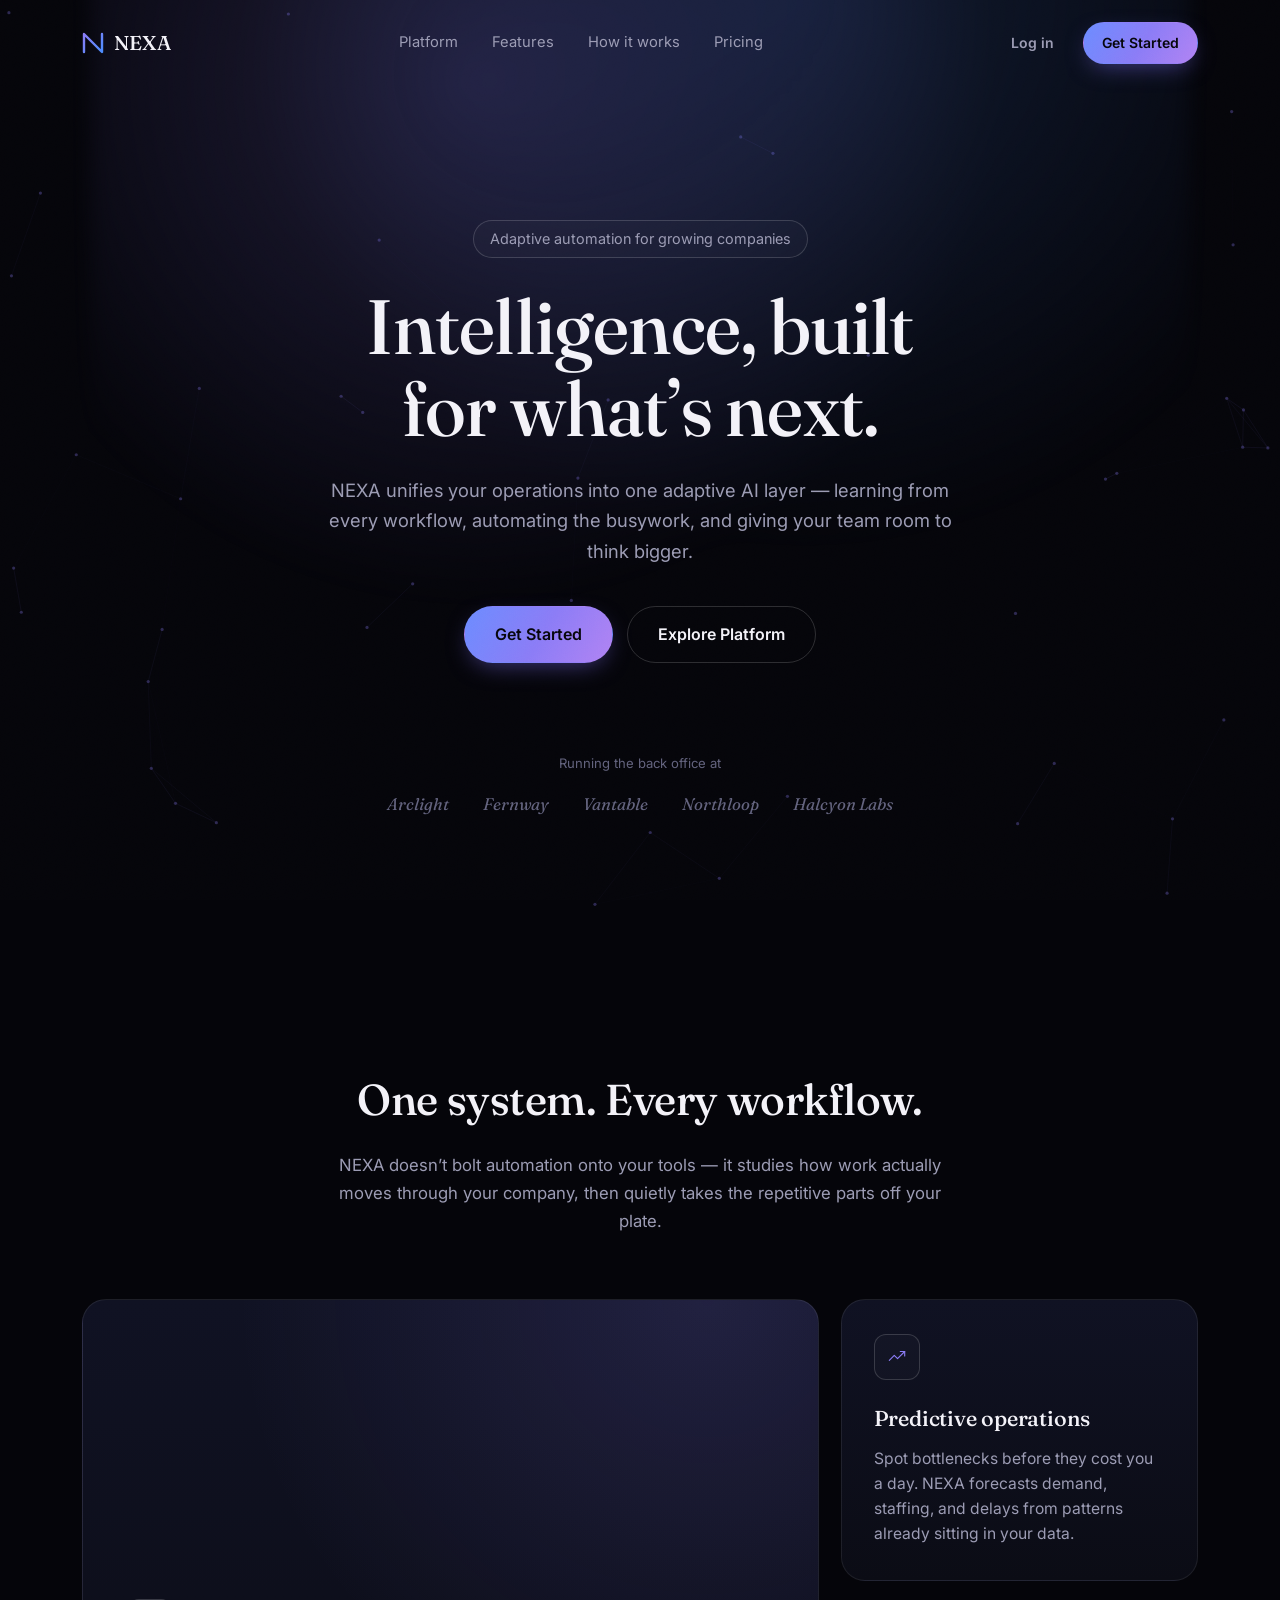
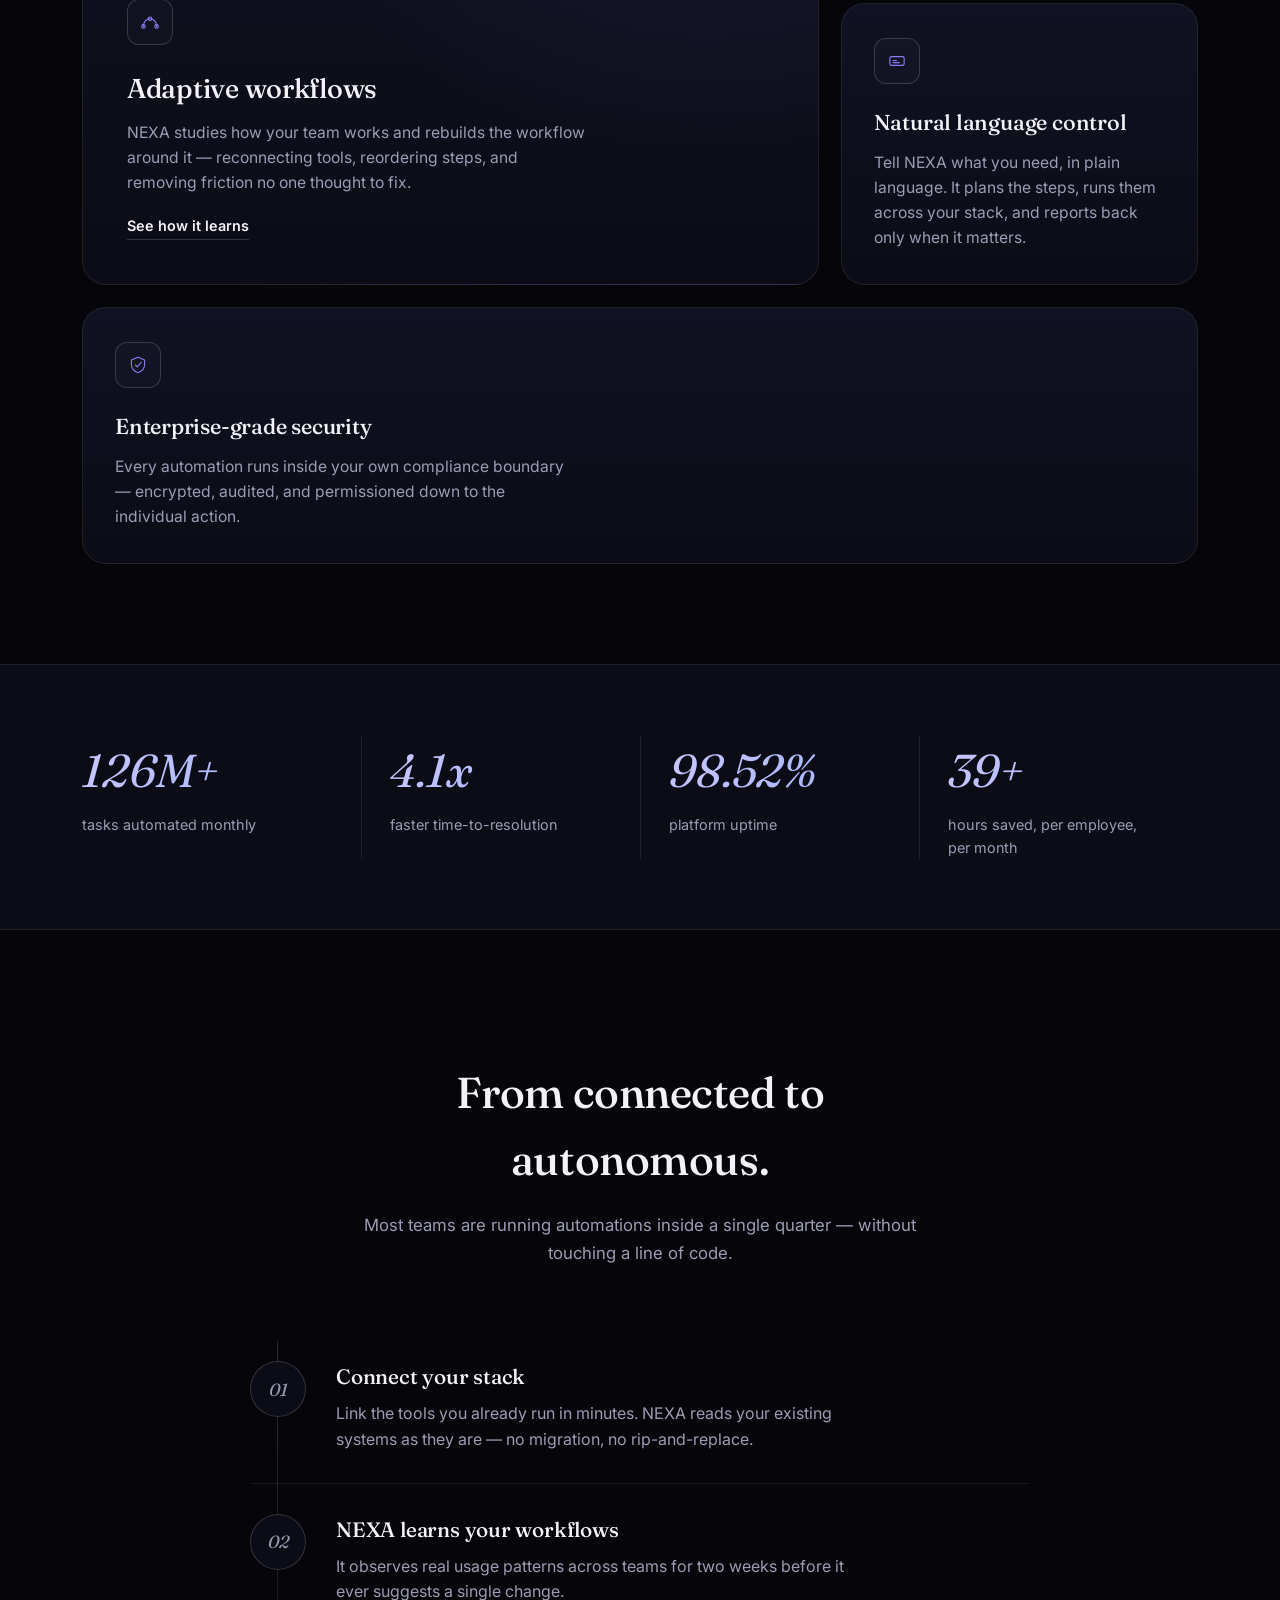
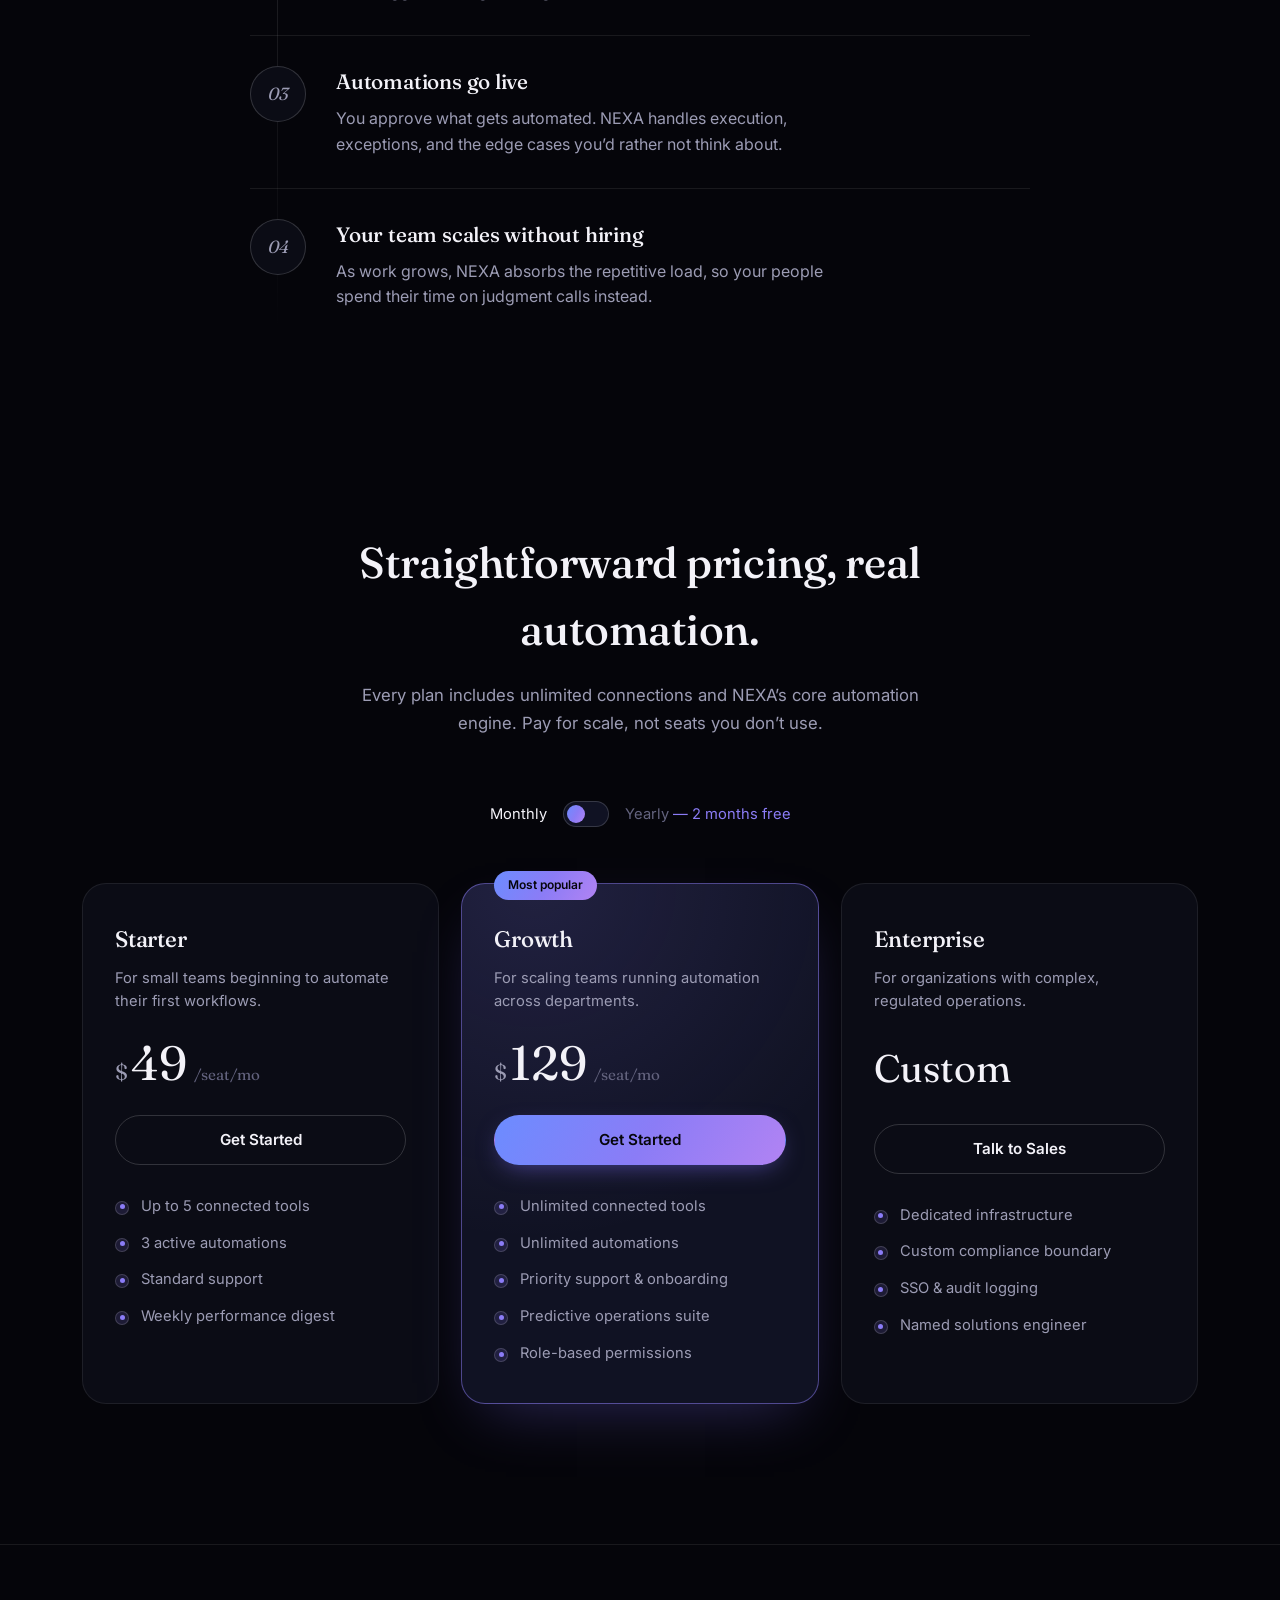
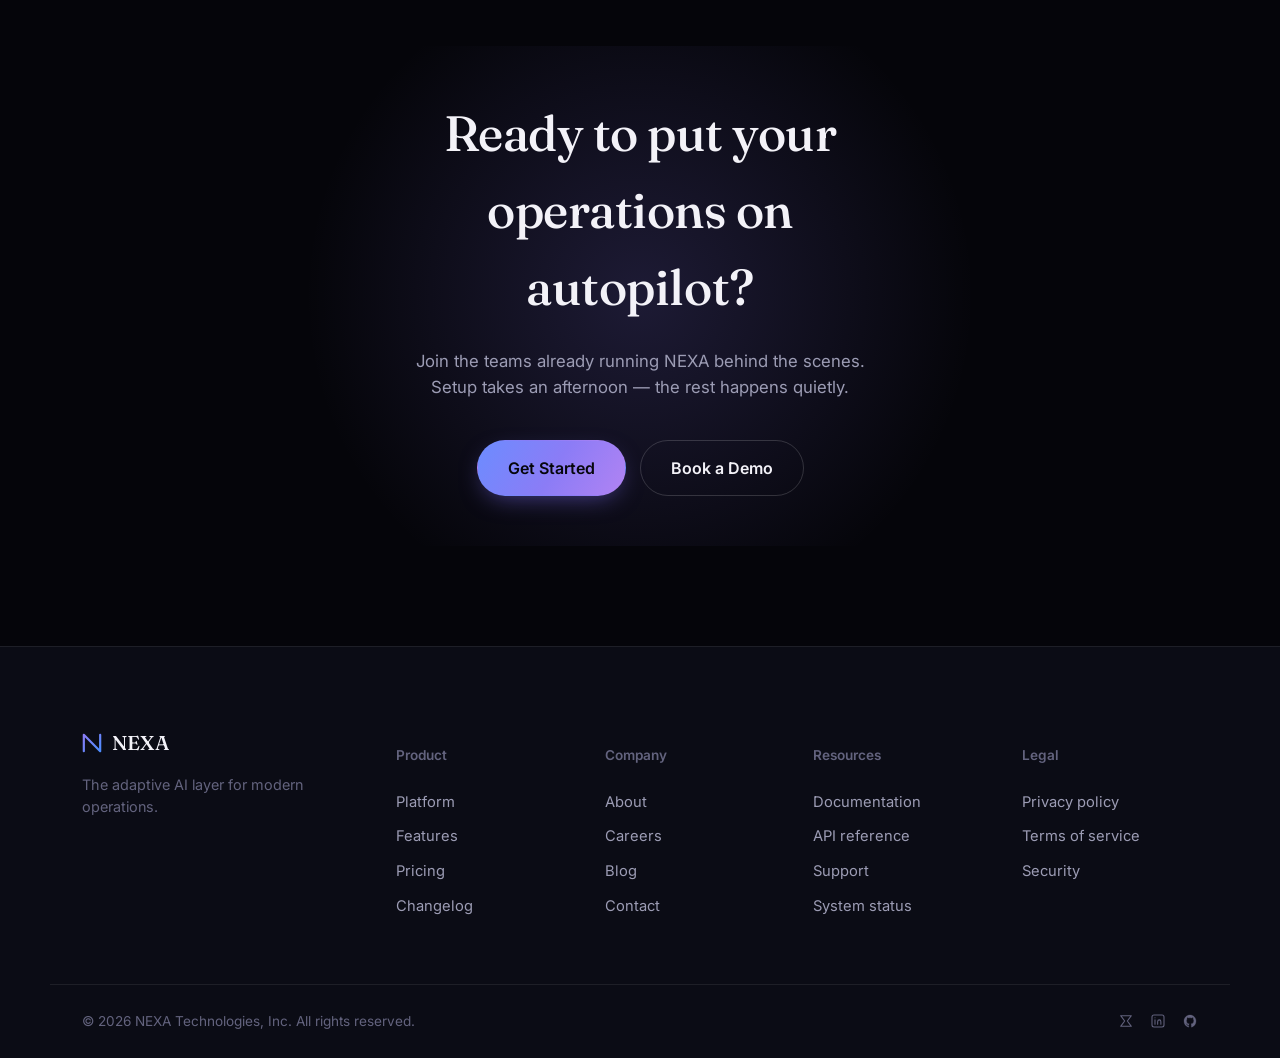
<file: assets/nexa/index.html>
<!DOCTYPE html>
<html lang="en">
<head>
<meta charset="UTF-8">
<meta name="viewport" content="width=device-width, initial-scale=1.0">
<title>NEXA — Intelligence, Built for What's Next.</title>
<meta name="description" content="NEXA is the adaptive AI layer that automates your business operations — learning your workflows, removing busywork, and giving your team room to think bigger.">
<link rel="preconnect" href="https://fonts.googleapis.com">
<link rel="preconnect" href="https://fonts.gstatic.com" crossorigin>
<link href="https://fonts.googleapis.com/css2?family=Fraunces:ital,opsz,wght@0,9..144,400;0,9..144,500;0,9..144,600;1,9..144,500&family=Inter:wght@400;500;600;700&display=swap" rel="stylesheet">
<link rel="stylesheet" href="style.css">
</head>
<body>

<div class="grain"></div>

<header class="site-header" id="siteHeader">
  <div class="shell header-inner">
    <a href="#top" class="logo">
      <span class="logo-mark" aria-hidden="true">
        <svg width="22" height="22" viewBox="0 0 22 22" fill="none">
          <path d="M2 20V2L20 20V2" stroke="url(#logoGrad)" stroke-width="2.4" stroke-linecap="round" stroke-linejoin="round"/>
          <defs>
            <linearGradient id="logoGrad" x1="2" y1="2" x2="20" y2="20" gradientUnits="userSpaceOnUse">
              <stop stop-color="#8B7CF6"/>
              <stop offset="1" stop-color="#4C8DFF"/>
            </linearGradient>
          </defs>
        </svg>
      </span>
      NEXA
    </a>

    <nav class="main-nav" id="mainNav">
      <a href="#platform">Platform</a>
      <a href="#features">Features</a>
      <a href="#how">How it works</a>
      <a href="#pricing">Pricing</a>
    </nav>

    <div class="header-actions">
      <a href="#pricing" class="btn btn-ghost btn-sm">Log in</a>
      <a href="#final-cta" class="btn btn-solid btn-sm">Get Started</a>
      <button class="nav-toggle" id="navToggle" aria-label="Toggle menu" aria-expanded="false">
        <span></span><span></span><span></span>
      </button>
    </div>
  </div>
</header>

<main id="top">

  <!-- HERO -->
  <section class="hero" id="platform">
    <canvas id="network" class="hero-canvas" aria-hidden="true"></canvas>
    <div class="hero-glow" aria-hidden="true"></div>

    <div class="shell hero-inner">
      <p class="hero-kicker reveal" data-reveal>Adaptive automation for growing companies</p>

      <h1 class="hero-title reveal" data-reveal>
        Intelligence, built<br>for what&rsquo;s next.
      </h1>

      <p class="hero-sub reveal" data-reveal>
        NEXA unifies your operations into one adaptive AI layer — learning from every workflow, automating the busywork, and giving your team room to think bigger.
      </p>

      <div class="hero-actions reveal" data-reveal>
        <a href="#final-cta" class="btn btn-solid btn-lg">
          Get Started
        </a>
        <a href="#how" class="btn btn-outline btn-lg">
          Explore Platform
        </a>
      </div>

      <div class="hero-trust reveal" data-reveal>
        <span>Running the back office at</span>
        <ul class="trust-marks" aria-label="Companies using NEXA">
          <li>Arclight</li>
          <li>Fernway</li>
          <li>Vantable</li>
          <li>Northloop</li>
          <li>Halcyon&nbsp;Labs</li>
        </ul>
      </div>
    </div>
  </section>

  <!-- FEATURES -->
  <section class="features" id="features">
    <div class="shell">
      <div class="section-head">
        <h2 class="reveal" data-reveal>One system. Every workflow.</h2>
        <p class="reveal" data-reveal>NEXA doesn&rsquo;t bolt automation onto your tools — it studies how work actually moves through your company, then quietly takes the repetitive parts off your plate.</p>
      </div>

      <div class="feature-grid">
        <article class="feature-card feature-card--lg reveal" data-reveal>
          <div class="feature-icon">
            <svg viewBox="0 0 40 40" fill="none">
              <path d="M8 28C8 20 13 14 20 14C27 14 32 20 32 28" stroke="url(#g1)" stroke-width="2" stroke-linecap="round"/>
              <circle cx="20" cy="14" r="3.2" stroke="url(#g1)" stroke-width="2"/>
              <circle cx="8" cy="28" r="3.2" stroke="url(#g1)" stroke-width="2"/>
              <circle cx="32" cy="28" r="3.2" stroke="url(#g1)" stroke-width="2"/>
              <defs><linearGradient id="g1" x1="8" y1="14" x2="32" y2="28"><stop stop-color="#8B7CF6"/><stop offset="1" stop-color="#4C8DFF"/></linearGradient></defs>
            </svg>
          </div>
          <h3>Adaptive workflows</h3>
          <p>NEXA studies how your team works and rebuilds the workflow around it — reconnecting tools, reordering steps, and removing friction no one thought to fix.</p>
          <a href="#how" class="feature-link">See how it learns</a>
        </article>

        <article class="feature-card reveal" data-reveal>
          <div class="feature-icon">
            <svg viewBox="0 0 40 40" fill="none">
              <path d="M6 26L15 17L21 23L34 10" stroke="url(#g2)" stroke-width="2" stroke-linecap="round" stroke-linejoin="round"/>
              <path d="M26 10H34V18" stroke="url(#g2)" stroke-width="2" stroke-linecap="round" stroke-linejoin="round"/>
              <defs><linearGradient id="g2" x1="6" y1="10" x2="34" y2="26"><stop stop-color="#8B7CF6"/><stop offset="1" stop-color="#4C8DFF"/></linearGradient></defs>
            </svg>
          </div>
          <h3>Predictive operations</h3>
          <p>Spot bottlenecks before they cost you a day. NEXA forecasts demand, staffing, and delays from patterns already sitting in your data.</p>
        </article>

        <article class="feature-card reveal" data-reveal>
          <div class="feature-icon">
            <svg viewBox="0 0 40 40" fill="none">
              <rect x="7" y="12" width="26" height="16" rx="3" stroke="url(#g3)" stroke-width="2"/>
              <path d="M13 19H19M13 23H24" stroke="url(#g3)" stroke-width="2" stroke-linecap="round"/>
              <defs><linearGradient id="g3" x1="7" y1="12" x2="33" y2="28"><stop stop-color="#8B7CF6"/><stop offset="1" stop-color="#4C8DFF"/></linearGradient></defs>
            </svg>
          </div>
          <h3>Natural language control</h3>
          <p>Tell NEXA what you need, in plain language. It plans the steps, runs them across your stack, and reports back only when it matters.</p>
        </article>

        <article class="feature-card reveal" data-reveal>
          <div class="feature-icon">
            <svg viewBox="0 0 40 40" fill="none">
              <path d="M20 6L32 11V19C32 27 27 31.5 20 34C13 31.5 8 27 8 19V11L20 6Z" stroke="url(#g4)" stroke-width="2" stroke-linejoin="round"/>
              <path d="M15 20L18.5 23.5L26 15" stroke="url(#g4)" stroke-width="2" stroke-linecap="round" stroke-linejoin="round"/>
              <defs><linearGradient id="g4" x1="8" y1="6" x2="32" y2="34"><stop stop-color="#8B7CF6"/><stop offset="1" stop-color="#4C8DFF"/></linearGradient></defs>
            </svg>
          </div>
          <h3>Enterprise-grade security</h3>
          <p>Every automation runs inside your own compliance boundary — encrypted, audited, and permissioned down to the individual action.</p>
        </article>
      </div>
    </div>
  </section>

  <!-- STATS -->
  <section class="stats">
    <div class="shell stats-inner">
      <div class="stat reveal" data-reveal>
        <span class="stat-num" data-count="128" data-suffix="M+">0</span>
        <span class="stat-label">tasks automated monthly</span>
      </div>
      <div class="stat reveal" data-reveal>
        <span class="stat-num" data-count="4.2" data-suffix="x" data-decimal="1">0</span>
        <span class="stat-label">faster time-to-resolution</span>
      </div>
      <div class="stat reveal" data-reveal>
        <span class="stat-num" data-count="99.98" data-suffix="%" data-decimal="2">0</span>
        <span class="stat-label">platform uptime</span>
      </div>
      <div class="stat reveal" data-reveal>
        <span class="stat-num" data-count="40" data-suffix="+">0</span>
        <span class="stat-label">hours saved, per employee, per month</span>
      </div>
    </div>
  </section>

  <!-- HOW IT WORKS -->
  <section class="how" id="how">
    <div class="shell">
      <div class="section-head">
        <h2 class="reveal" data-reveal>From connected to autonomous.</h2>
        <p class="reveal" data-reveal>Most teams are running automations inside a single quarter — without touching a line of code.</p>
      </div>

      <ol class="timeline">
        <li class="timeline-step reveal" data-reveal>
          <span class="step-index">01</span>
          <div class="step-body">
            <h3>Connect your stack</h3>
            <p>Link the tools you already run in minutes. NEXA reads your existing systems as they are — no migration, no rip-and-replace.</p>
          </div>
        </li>
        <li class="timeline-step reveal" data-reveal>
          <span class="step-index">02</span>
          <div class="step-body">
            <h3>NEXA learns your workflows</h3>
            <p>It observes real usage patterns across teams for two weeks before it ever suggests a single change.</p>
          </div>
        </li>
        <li class="timeline-step reveal" data-reveal>
          <span class="step-index">03</span>
          <div class="step-body">
            <h3>Automations go live</h3>
            <p>You approve what gets automated. NEXA handles execution, exceptions, and the edge cases you&rsquo;d rather not think about.</p>
          </div>
        </li>
        <li class="timeline-step reveal" data-reveal>
          <span class="step-index">04</span>
          <div class="step-body">
            <h3>Your team scales without hiring</h3>
            <p>As work grows, NEXA absorbs the repetitive load, so your people spend their time on judgment calls instead.</p>
          </div>
        </li>
      </ol>
    </div>
  </section>

  <!-- PRICING -->
  <section class="pricing" id="pricing">
    <div class="shell">
      <div class="section-head">
        <h2 class="reveal" data-reveal>Straightforward pricing, real automation.</h2>
        <p class="reveal" data-reveal>Every plan includes unlimited connections and NEXA&rsquo;s core automation engine. Pay for scale, not seats you don&rsquo;t use.</p>
      </div>

      <div class="billing-toggle reveal" data-reveal>
        <span class="billing-label active" data-period="monthly">Monthly</span>
        <button class="switch" id="billingSwitch" role="switch" aria-checked="false" aria-label="Toggle yearly billing">
          <span class="switch-knob"></span>
        </button>
        <span class="billing-label" data-period="yearly">Yearly <em>— 2 months free</em></span>
      </div>

      <div class="pricing-grid">
        <article class="price-card reveal" data-reveal>
          <h3>Starter</h3>
          <p class="price-desc">For small teams beginning to automate their first workflows.</p>
          <div class="price-amount">
            <span class="currency">$</span><span class="amount" data-monthly="49" data-yearly="41">49</span><span class="period">/seat/mo</span>
          </div>
          <a href="#final-cta" class="btn btn-outline btn-block">Get Started</a>
          <ul class="price-features">
            <li>Up to 5 connected tools</li>
            <li>3 active automations</li>
            <li>Standard support</li>
            <li>Weekly performance digest</li>
          </ul>
        </article>

        <article class="price-card price-card--featured reveal" data-reveal>
          <span class="price-badge">Most popular</span>
          <h3>Growth</h3>
          <p class="price-desc">For scaling teams running automation across departments.</p>
          <div class="price-amount">
            <span class="currency">$</span><span class="amount" data-monthly="129" data-yearly="108">129</span><span class="period">/seat/mo</span>
          </div>
          <a href="#final-cta" class="btn btn-solid btn-block">Get Started</a>
          <ul class="price-features">
            <li>Unlimited connected tools</li>
            <li>Unlimited automations</li>
            <li>Priority support &amp; onboarding</li>
            <li>Predictive operations suite</li>
            <li>Role-based permissions</li>
          </ul>
        </article>

        <article class="price-card reveal" data-reveal>
          <h3>Enterprise</h3>
          <p class="price-desc">For organizations with complex, regulated operations.</p>
          <div class="price-amount">
            <span class="amount-custom">Custom</span>
          </div>
          <a href="#final-cta" class="btn btn-outline btn-block">Talk to Sales</a>
          <ul class="price-features">
            <li>Dedicated infrastructure</li>
            <li>Custom compliance boundary</li>
            <li>SSO &amp; audit logging</li>
            <li>Named solutions engineer</li>
          </ul>
        </article>
      </div>
    </div>
  </section>

  <!-- FINAL CTA -->
  <section class="final-cta" id="final-cta">
    <div class="final-glow" aria-hidden="true"></div>
    <div class="shell final-inner">
      <h2 class="reveal" data-reveal>Ready to put your operations on autopilot?</h2>
      <p class="reveal" data-reveal>Join the teams already running NEXA behind the scenes. Setup takes an afternoon — the rest happens quietly.</p>
      <div class="hero-actions reveal" data-reveal>
        <a href="#" class="btn btn-solid btn-lg">Get Started</a>
        <a href="#" class="btn btn-outline btn-lg">Book a Demo</a>
      </div>
    </div>
  </section>

</main>

<footer class="site-footer">
  <div class="shell footer-inner">
    <div class="footer-brand">
      <a href="#top" class="logo">
        <span class="logo-mark" aria-hidden="true">
          <svg width="20" height="20" viewBox="0 0 22 22" fill="none">
            <path d="M2 20V2L20 20V2" stroke="url(#logoGrad2)" stroke-width="2.4" stroke-linecap="round" stroke-linejoin="round"/>
            <defs>
              <linearGradient id="logoGrad2" x1="2" y1="2" x2="20" y2="20" gradientUnits="userSpaceOnUse">
                <stop stop-color="#8B7CF6"/><stop offset="1" stop-color="#4C8DFF"/>
              </linearGradient>
            </defs>
          </svg>
        </span>
        NEXA
      </a>
      <p>The adaptive AI layer for modern operations.</p>
    </div>

    <div class="footer-col">
      <h4>Product</h4>
      <a href="#platform">Platform</a>
      <a href="#features">Features</a>
      <a href="#pricing">Pricing</a>
      <a href="#">Changelog</a>
    </div>
    <div class="footer-col">
      <h4>Company</h4>
      <a href="#">About</a>
      <a href="#">Careers</a>
      <a href="#">Blog</a>
      <a href="#">Contact</a>
    </div>
    <div class="footer-col">
      <h4>Resources</h4>
      <a href="#">Documentation</a>
      <a href="#">API reference</a>
      <a href="#">Support</a>
      <a href="#">System status</a>
    </div>
    <div class="footer-col">
      <h4>Legal</h4>
      <a href="#">Privacy policy</a>
      <a href="#">Terms of service</a>
      <a href="#">Security</a>
    </div>
  </div>

  <div class="shell footer-bottom">
    <p>&copy; <span id="year"></span> NEXA Technologies, Inc. All rights reserved.</p>
    <div class="footer-social">
      <a href="#" aria-label="NEXA on X">
        <svg width="16" height="16" viewBox="0 0 24 24" fill="none"><path d="M3 3L21 21M21 3L3 21" stroke="currentColor" stroke-width="0" /><path d="M4 4L20 4L20 4L14 12L20 20L20 20L4 20L4 20L10 12L4 4Z" fill="none" stroke="currentColor" stroke-width="1.6" stroke-linejoin="round"/></svg>
      </a>
      <a href="#" aria-label="NEXA on LinkedIn">
        <svg width="16" height="16" viewBox="0 0 24 24" fill="none"><rect x="3" y="3" width="18" height="18" rx="3" stroke="currentColor" stroke-width="1.6"/><path d="M7.5 10V17M7.5 7.2V7.21M11.5 17V13C11.5 11.3 12.5 10.3 14 10.3C15.4 10.3 16.3 11.2 16.3 13V17" stroke="currentColor" stroke-width="1.6" stroke-linecap="round" stroke-linejoin="round"/></svg>
      </a>
      <a href="#" aria-label="NEXA on GitHub">
        <svg width="16" height="16" viewBox="0 0 24 24" fill="none"><path d="M12 3C7 3 3 7 3 12.2C3 16.4 5.7 19.9 9.4 21.2C9.9 21.3 10.1 21 10.1 20.7V19C7.5 19.6 6.9 17.7 6.9 17.7C6.5 16.6 5.9 16.3 5.9 16.3C5 15.7 5.9 15.7 5.9 15.7C7 15.8 7.5 16.8 7.5 16.8C8.4 18.3 9.8 17.9 10.4 17.6C10.5 17 10.7 16.5 11 16.3C8.9 16 6.7 15.2 6.7 11.6C6.7 10.6 7.1 9.8 7.6 9.1C7.5 8.9 7.2 7.9 7.7 6.7C7.7 6.7 8.5 6.4 10.1 7.5C10.8 7.3 11.5 7.2 12.2 7.2C12.9 7.2 13.6 7.3 14.3 7.5C15.9 6.4 16.7 6.7 16.7 6.7C17.2 7.9 16.9 8.9 16.8 9.1C17.3 9.8 17.7 10.6 17.7 11.6C17.7 15.2 15.5 16 13.4 16.3C13.7 16.6 14 17.1 14 17.9V20.7C14 21 14.2 21.3 14.7 21.2C18.4 19.9 21 16.4 21 12.2C21 7 17 3 12 3Z" stroke="currentColor" stroke-width="0.4" fill="currentColor"/></svg>
      </a>
    </div>
  </div>
</footer>

<script src="script.js"></script>
</body>
</html>
</file>
<file: assets/nexa/style.css>
/* =========================================================
   NEXA — Design tokens
========================================================= */
:root{
  --bg:            #05050A;
  --bg-elevated:   #0B0C15;
  --surface:       #101223;
  --surface-2:     #14162A;
  --border:        rgba(255,255,255,0.08);
  --border-strong: rgba(255,255,255,0.16);

  --text:          #F3F2F8;
  --text-muted:    #9C9CB4;
  --text-faint:    #63637E;

  --violet:  #8B7CF6;
  --blue:    #4C8DFF;
  --violet-soft: rgba(139,124,246,0.14);
  --blue-soft:   rgba(76,141,255,0.14);

  --gradient: linear-gradient(120deg, #6C8CFF 0%, #8B7CF6 52%, #B183F3 100%);
  --gradient-text: linear-gradient(120deg, #C9C6FF 0%, #9BB2FF 100%);

  --font-display: "Fraunces", "Iowan Old Style", serif;
  --font-body: "Inter", -apple-system, BlinkMacSystemFont, "Segoe UI", sans-serif;

  --shell: 1180px;
  --radius-s: 10px;
  --radius-m: 16px;
  --radius-l: 24px;

  --ease: cubic-bezier(0.16, 1, 0.3, 1);
}

@media (prefers-reduced-motion: reduce){
  *{ animation-duration: 0.001ms !important; animation-iteration-count: 1 !important; transition-duration: 0.001ms !important; scroll-behavior: auto !important; }
}

*, *::before, *::after{ box-sizing: border-box; }

html{
  scroll-behavior: smooth;
}

body{
  margin: 0;
  background: var(--bg);
  color: var(--text);
  font-family: var(--font-body);
  font-size: 16px;
  line-height: 1.55;
  -webkit-font-smoothing: antialiased;
  overflow-x: hidden;
}

img, svg{ display:block; max-width: 100%; }

a{ color: inherit; text-decoration: none; }

h1,h2,h3{
  font-family: var(--font-display);
  font-weight: 500;
  letter-spacing: -0.01em;
  margin: 0;
  color: var(--text);
}

p{ margin: 0; }

ul, ol{ margin:0; padding:0; list-style:none; }

button{ font-family: inherit; cursor: pointer; }

::selection{ background: var(--violet); color: #05050A; }

/* focus visibility */
a:focus-visible, button:focus-visible{
  outline: 2px solid var(--blue);
  outline-offset: 3px;
  border-radius: 4px;
}

.shell{
  max-width: var(--shell);
  margin: 0 auto;
  padding: 0 32px;
}

/* subtle film grain overlay for a premium tactile feel */
.grain{
  position: fixed; inset: 0;
  pointer-events: none;
  z-index: 999;
  opacity: 0.035;
  mix-blend-mode: overlay;
  background-image: url("data:image/svg+xml,%3Csvg xmlns='http://www.w3.org/2000/svg' width='120' height='120'%3E%3Cfilter id='n'%3E%3CfeTurbulence type='fractalNoise' baseFrequency='0.9' numOctaves='2' stitchTiles='stitch'/%3E%3C/filter%3E%3Crect width='100%25' height='100%25' filter='url(%23n)'/%3E%3C/svg%3E");
}

/* =========================================================
   Buttons
========================================================= */
.btn{
  display: inline-flex;
  align-items: center;
  justify-content: center;
  gap: 8px;
  font-family: var(--font-body);
  font-weight: 600;
  font-size: 0.95rem;
  border-radius: 999px;
  border: 1px solid transparent;
  padding: 12px 24px;
  transition: transform 0.35s var(--ease), box-shadow 0.35s var(--ease), border-color 0.35s var(--ease), background 0.35s var(--ease), color 0.35s var(--ease);
  white-space: nowrap;
}

.btn-solid{
  background: var(--gradient);
  color: #06060C;
  box-shadow: 0 8px 24px -8px rgba(124,110,246,0.55);
}
.btn-solid:hover{
  transform: translateY(-2px);
  box-shadow: 0 14px 32px -8px rgba(124,110,246,0.7);
}

.btn-outline{
  background: transparent;
  border-color: var(--border-strong);
  color: var(--text);
}
.btn-outline:hover{
  border-color: var(--violet);
  background: var(--violet-soft);
  transform: translateY(-2px);
}

.btn-ghost{
  background: transparent;
  color: var(--text-muted);
  padding: 10px 6px;
}
.btn-ghost:hover{ color: var(--text); }

.btn-sm{ padding: 9px 18px; font-size: 0.875rem; }
.btn-lg{ padding: 15px 30px; font-size: 1rem; }
.btn-block{ width: 100%; }

/* =========================================================
   Header
========================================================= */
.site-header{
  position: fixed;
  top: 0; left: 0; right: 0;
  z-index: 100;
  padding: 22px 0;
  transition: padding 0.4s var(--ease), background 0.4s var(--ease), border-color 0.4s var(--ease);
  border-bottom: 1px solid transparent;
}
.site-header.is-scrolled{
  padding: 14px 0;
  background: rgba(5,5,10,0.72);
  backdrop-filter: blur(16px) saturate(140%);
  -webkit-backdrop-filter: blur(16px) saturate(140%);
  border-bottom-color: var(--border);
}

.header-inner{
  display: flex;
  align-items: center;
  justify-content: space-between;
  gap: 24px;
}

.logo{
  display: inline-flex;
  align-items: center;
  gap: 10px;
  font-family: var(--font-display);
  font-size: 1.25rem;
  font-weight: 500;
  letter-spacing: 0.01em;
  color: var(--text);
}
.logo-mark{ display:flex; }

.main-nav{
  display: flex;
  align-items: center;
  gap: 34px;
  font-size: 0.92rem;
  color: var(--text-muted);
}
.main-nav a{
  position: relative;
  padding: 4px 0;
  transition: color 0.25s ease;
}
.main-nav a::after{
  content: "";
  position: absolute;
  left: 0; right: 100%;
  bottom: -2px;
  height: 1px;
  background: var(--gradient);
  transition: right 0.35s var(--ease);
}
.main-nav a:hover{ color: var(--text); }
.main-nav a:hover::after{ right: 0; }

.header-actions{
  display: flex;
  align-items: center;
  gap: 10px;
}

.nav-toggle{
  display: none;
  flex-direction: column;
  justify-content: center;
  gap: 5px;
  width: 34px; height: 34px;
  background: transparent;
  border: 1px solid var(--border-strong);
  border-radius: 8px;
  padding: 0 8px;
}
.nav-toggle span{
  display:block; height: 1.5px; width: 100%;
  background: var(--text);
  transition: transform 0.3s var(--ease), opacity 0.3s var(--ease);
}
.nav-toggle.is-open span:nth-child(1){ transform: translateY(6.5px) rotate(45deg); }
.nav-toggle.is-open span:nth-child(2){ opacity: 0; }
.nav-toggle.is-open span:nth-child(3){ transform: translateY(-6.5px) rotate(-45deg); }

/* =========================================================
   Hero
========================================================= */
.hero{
  position: relative;
  padding: 220px 0 120px;
  overflow: hidden;
}

.hero-canvas{
  position: absolute;
  inset: 0;
  width: 100%; height: 100%;
  opacity: 0.55;
}

.hero-glow{
  position: absolute;
  top: -20%; left: 50%;
  width: 1100px; height: 900px;
  transform: translateX(-50%);
  background:
    radial-gradient(circle at 35% 30%, rgba(139,124,246,0.20), transparent 55%),
    radial-gradient(circle at 65% 20%, rgba(76,141,255,0.16), transparent 55%);
  filter: blur(10px);
  pointer-events: none;
}

.hero-inner{
  position: relative;
  z-index: 2;
  text-align: center;
  display: flex;
  flex-direction: column;
  align-items: center;
}

.hero-kicker{
  font-size: 0.9rem;
  color: var(--text-muted);
  padding: 7px 16px;
  border: 1px solid var(--border-strong);
  border-radius: 999px;
  background: rgba(255,255,255,0.02);
  margin-bottom: 28px;
}

.hero-title{
  font-size: clamp(2.6rem, 6vw, 5.1rem);
  line-height: 1.06;
  max-width: 15ch;
  font-weight: 500;
}

.hero-sub{
  margin-top: 26px;
  max-width: 640px;
  font-size: 1.15rem;
  line-height: 1.65;
  color: var(--text-muted);
}

.hero-actions{
  display: flex;
  gap: 14px;
  margin-top: 40px;
  flex-wrap: wrap;
  justify-content: center;
}

.hero-trust{
  margin-top: 90px;
  display: flex;
  flex-direction: column;
  align-items: center;
  gap: 18px;
}
.hero-trust > span{
  font-size: 0.82rem;
  color: var(--text-faint);
}
.trust-marks{
  display: flex;
  flex-wrap: wrap;
  justify-content: center;
  gap: 34px;
  font-family: var(--font-display);
  font-style: italic;
  font-size: 1.05rem;
  color: var(--text-faint);
}

/* =========================================================
   Reveal-on-scroll (single orchestrated pattern)
========================================================= */
[data-reveal]{
  opacity: 0;
  transform: translateY(18px);
  transition: opacity 0.8s var(--ease), transform 0.8s var(--ease);
}
[data-reveal].is-visible{
  opacity: 1;
  transform: translateY(0);
}

/* =========================================================
   Section head (shared)
========================================================= */
.section-head{
  max-width: 620px;
  margin: 0 auto 64px;
  text-align: center;
}
.section-head h2{
  font-size: clamp(1.9rem, 3.4vw, 2.7rem);
  margin-bottom: 18px;
}
.section-head p{
  color: var(--text-muted);
  font-size: 1.05rem;
  line-height: 1.65;
}

/* =========================================================
   Features
========================================================= */
.features{ padding: 130px 0 100px; position: relative; }

.feature-grid{
  display: grid;
  grid-template-columns: repeat(3, 1fr);
  grid-template-rows: auto auto;
  gap: 22px;
}

.feature-card{
  background: linear-gradient(180deg, var(--surface), var(--bg-elevated));
  border: 1px solid var(--border);
  border-radius: var(--radius-l);
  padding: 34px 32px;
  transition: border-color 0.4s var(--ease), transform 0.4s var(--ease), background 0.4s var(--ease);
}
.feature-card:hover{
  border-color: var(--border-strong);
  transform: translateY(-4px);
}

.feature-card--lg{
  grid-column: 1 / 3;
  grid-row: 1 / 3;
  padding: 44px;
  display: flex;
  flex-direction: column;
  justify-content: flex-end;
  min-height: 380px;
  background:
    radial-gradient(circle at 85% 0%, var(--violet-soft), transparent 55%),
    linear-gradient(180deg, var(--surface), var(--bg-elevated));
}

.feature-card:nth-child(2){ grid-column: 3; grid-row: 1; }
.feature-card:nth-child(3){ grid-column: 3; grid-row: 2; }
.feature-card:nth-child(4){ grid-column: 1 / 4; grid-row: 3; }

.feature-icon{
  width: 46px; height: 46px;
  display: flex; align-items: center; justify-content: center;
  border-radius: 12px;
  border: 1px solid var(--border-strong);
  background: rgba(255,255,255,0.02);
  margin-bottom: 22px;
}
.feature-icon svg{ width: 22px; height: 22px; }

.feature-card h3{
  font-size: 1.35rem;
  margin-bottom: 10px;
}
.feature-card--lg h3{ font-size: 1.7rem; }

.feature-card p{
  color: var(--text-muted);
  font-size: 0.98rem;
  line-height: 1.6;
  max-width: 46ch;
}

.feature-link{
  display: inline-block;
  margin-top: 20px;
  font-size: 0.9rem;
  font-weight: 600;
  color: var(--text);
  border-bottom: 1px solid var(--border-strong);
  padding-bottom: 2px;
  width: fit-content;
  transition: border-color 0.3s ease, opacity 0.3s ease;
}
.feature-link:hover{ border-color: var(--violet); }

/* =========================================================
   Stats
========================================================= */
.stats{
  padding: 70px 0;
  border-top: 1px solid var(--border);
  border-bottom: 1px solid var(--border);
  background: var(--bg-elevated);
}
.stats-inner{
  display: grid;
  grid-template-columns: repeat(4, 1fr);
}
.stat{
  padding: 0 28px;
  border-left: 1px solid var(--border);
  display: flex;
  flex-direction: column;
  gap: 8px;
}
.stat:first-child{ border-left: none; padding-left: 0; }

.stat-num{
  font-family: var(--font-display);
  font-style: italic;
  font-size: clamp(2.1rem, 3.6vw, 2.9rem);
  background: var(--gradient-text);
  -webkit-background-clip: text;
  background-clip: text;
  color: transparent;
}
.stat-label{
  color: var(--text-muted);
  font-size: 0.9rem;
  max-width: 22ch;
}

/* =========================================================
   How it works — timeline
========================================================= */
.how{ padding: 130px 0; }

.timeline{
  max-width: 780px;
  margin: 0 auto;
  position: relative;
}
.timeline::before{
  content: "";
  position: absolute;
  top: 10px; bottom: 10px; left: 27px;
  width: 1px;
  background: linear-gradient(180deg, var(--border-strong), transparent);
}

.timeline-step{
  display: flex;
  gap: 30px;
  padding: 30px 0;
  border-bottom: 1px solid var(--border);
}
.timeline-step:last-child{ border-bottom: none; }

.step-index{
  position: relative;
  z-index: 1;
  flex: none;
  width: 56px; height: 56px;
  border-radius: 50%;
  background: var(--bg-elevated);
  border: 1px solid var(--border-strong);
  display: flex; align-items: center; justify-content: center;
  font-family: var(--font-display);
  font-style: italic;
  font-size: 1.1rem;
  color: var(--text-muted);
}

.step-body h3{
  font-size: 1.3rem;
  margin-bottom: 8px;
}
.step-body p{
  color: var(--text-muted);
  max-width: 52ch;
  line-height: 1.6;
}

/* =========================================================
   Pricing
========================================================= */
.pricing{ padding: 60px 0 140px; }

.billing-toggle{
  display: flex;
  align-items: center;
  justify-content: center;
  gap: 16px;
  margin-bottom: 56px;
  font-size: 0.92rem;
  color: var(--text-faint);
}
.billing-label.active{ color: var(--text); }
.billing-label em{ font-style: normal; color: var(--violet); }

.switch{
  position: relative;
  width: 46px; height: 26px;
  border-radius: 999px;
  border: 1px solid var(--border-strong);
  background: var(--surface);
  padding: 3px;
}
.switch-knob{
  display: block;
  width: 18px; height: 18px;
  border-radius: 50%;
  background: var(--gradient);
  transition: transform 0.3s var(--ease);
}
.switch[aria-checked="true"] .switch-knob{ transform: translateX(20px); }

.pricing-grid{
  display: grid;
  grid-template-columns: repeat(3, 1fr);
  gap: 22px;
  align-items: stretch;
}

.price-card{
  position: relative;
  padding: 38px 32px;
  border-radius: var(--radius-l);
  border: 1px solid var(--border);
  background: var(--bg-elevated);
  display: flex;
  flex-direction: column;
  transition: transform 0.4s var(--ease), border-color 0.4s var(--ease);
}
.price-card:hover{ transform: translateY(-4px); }

.price-card--featured{
  border-color: rgba(139,124,246,0.5);
  background:
    radial-gradient(circle at 20% 0%, var(--violet-soft), transparent 60%),
    var(--surface);
  box-shadow: 0 24px 60px -24px rgba(124,110,246,0.35);
}

.price-badge{
  position: absolute;
  top: -13px; left: 32px;
  font-size: 0.75rem;
  font-weight: 600;
  padding: 5px 14px;
  border-radius: 999px;
  background: var(--gradient);
  color: #06060C;
}

.price-card h3{ font-size: 1.4rem; margin-bottom: 10px; }
.price-desc{
  color: var(--text-muted);
  font-size: 0.92rem;
  line-height: 1.55;
  min-height: 44px;
}

.price-amount{
  display: flex;
  align-items: baseline;
  gap: 3px;
  margin: 26px 0 26px;
  font-family: var(--font-display);
}
.currency{ font-size: 1.4rem; color: var(--text-muted); }
.amount{ font-size: 3rem; line-height: 1; }
.period{ font-size: 0.95rem; color: var(--text-faint); margin-left: 4px; }
.amount-custom{ font-size: 2.4rem; }

.price-features{
  margin-top: 30px;
  display: flex;
  flex-direction: column;
  gap: 14px;
  flex: 1;
}
.price-features li{
  position: relative;
  padding-left: 26px;
  font-size: 0.92rem;
  color: var(--text-muted);
}
.price-features li::before{
  content: "";
  position: absolute;
  left: 0; top: 6px;
  width: 14px; height: 14px;
  border-radius: 50%;
  background: var(--violet-soft);
  border: 1px solid var(--border-strong);
}
.price-features li::after{
  content: "";
  position: absolute;
  left: 4.5px; top: 9.5px;
  width: 5px; height: 5px;
  border-radius: 50%;
  background: var(--violet);
}

/* =========================================================
   Final CTA
========================================================= */
.final-cta{
  position: relative;
  padding: 150px 0;
  text-align: center;
  overflow: hidden;
  border-top: 1px solid var(--border);
}
.final-glow{
  position: absolute;
  top: 50%; left: 50%;
  width: 900px; height: 500px;
  transform: translate(-50%, -50%);
  background: radial-gradient(circle, rgba(139,124,246,0.18), transparent 65%);
  pointer-events: none;
}
.final-inner h2{
  font-size: clamp(2rem, 4vw, 3.1rem);
  max-width: 16ch;
  margin: 0 auto 22px;
}
.final-inner > p{
  color: var(--text-muted);
  max-width: 480px;
  margin: 0 auto;
  font-size: 1.05rem;
}
.final-cta .hero-actions{ position: relative; z-index: 1; }

/* =========================================================
   Footer
========================================================= */
.site-footer{
  border-top: 1px solid var(--border);
  padding: 80px 0 0;
  background: var(--bg-elevated);
}

.footer-inner{
  display: grid;
  grid-template-columns: 1.6fr repeat(4, 1fr);
  gap: 32px;
  padding-bottom: 60px;
}

.footer-brand p{
  margin-top: 14px;
  color: var(--text-faint);
  font-size: 0.9rem;
  max-width: 26ch;
}

.footer-col h4{
  font-size: 0.85rem;
  color: var(--text-faint);
  margin-bottom: 18px;
  font-weight: 600;
}
.footer-col{ display: flex; flex-direction: column; }
.footer-col a{
  color: var(--text-muted);
  font-size: 0.92rem;
  padding: 6px 0;
  transition: color 0.25s ease;
  width: fit-content;
}
.footer-col a:hover{ color: var(--text); }

.footer-bottom{
  display: flex;
  align-items: center;
  justify-content: space-between;
  padding: 26px 32px;
  border-top: 1px solid var(--border);
}
.footer-bottom p{
  color: var(--text-faint);
  font-size: 0.85rem;
}
.footer-social{
  display: flex;
  gap: 16px;
}
.footer-social a{
  color: var(--text-faint);
  transition: color 0.25s ease;
}
.footer-social a:hover{ color: var(--text); }

/* =========================================================
   Responsive
========================================================= */
@media (max-width: 980px){
  .feature-card--lg{ grid-column: 1 / 3; grid-row: 1; min-height: 320px; }
  .feature-card:nth-child(2){ grid-column: 1; grid-row: 2; }
  .feature-card:nth-child(3){ grid-column: 2; grid-row: 2; }
  .feature-card:nth-child(4){ grid-column: 1 / 3; grid-row: 3; }

  .footer-inner{ grid-template-columns: 1fr 1fr 1fr; row-gap: 40px; }
  .footer-brand{ grid-column: 1 / 4; }
}

@media (max-width: 760px){
  .shell{ padding: 0 22px; }

  .main-nav{ display: none; }
  .nav-toggle{ display: flex; }
  .header-actions .btn-sm.btn-ghost{ display: none; }

  .site-header.nav-open .main-nav{
    display: flex;
    position: absolute;
    top: 100%; left: 0; right: 0;
    flex-direction: column;
    align-items: flex-start;
    gap: 4px;
    background: rgba(8,8,14,0.98);
    backdrop-filter: blur(16px);
    border-bottom: 1px solid var(--border);
    padding: 18px 22px 26px;
  }
  .site-header.nav-open .main-nav a{ padding: 10px 0; width: 100%; }

  .hero{ padding: 150px 0 90px; }
  .hero-title{ font-size: clamp(2.2rem, 9vw, 3rem); }
  .hero-sub{ font-size: 1.02rem; }
  .hero-actions{ flex-direction: column; width: 100%; }
  .hero-actions .btn{ width: 100%; }
  .hero-trust{ margin-top: 64px; }
  .trust-marks{ gap: 18px 26px; font-size: 0.92rem; }

  .features{ padding: 90px 0 70px; }
  .feature-grid{ grid-template-columns: 1fr; }
  .feature-card--lg,
  .feature-card:nth-child(2),
  .feature-card:nth-child(3),
  .feature-card:nth-child(4){
    grid-column: 1; grid-row: auto; min-height: 0;
  }

  .stats-inner{ grid-template-columns: 1fr 1fr; row-gap: 34px; }
  .stat{ border-left: none; padding: 0; }
  .stat:nth-child(odd){ border-right: 1px solid var(--border); padding-right: 20px; }
  .stat:nth-child(even){ padding-left: 20px; }

  .how{ padding: 90px 0; }
  .timeline-step{ gap: 18px; }
  .step-index{ width: 44px; height: 44px; font-size: 0.95rem; }
  .timeline::before{ left: 21px; }

  .pricing{ padding: 40px 0 100px; }
  .pricing-grid{ grid-template-columns: 1fr; }

  .final-cta{ padding: 100px 0; }

  .footer-inner{ grid-template-columns: 1fr 1fr; }
  .footer-brand{ grid-column: 1 / 3; margin-bottom: 10px; }
  .footer-bottom{ flex-direction: column; gap: 14px; padding: 22px; text-align: center; }
}
</file>
